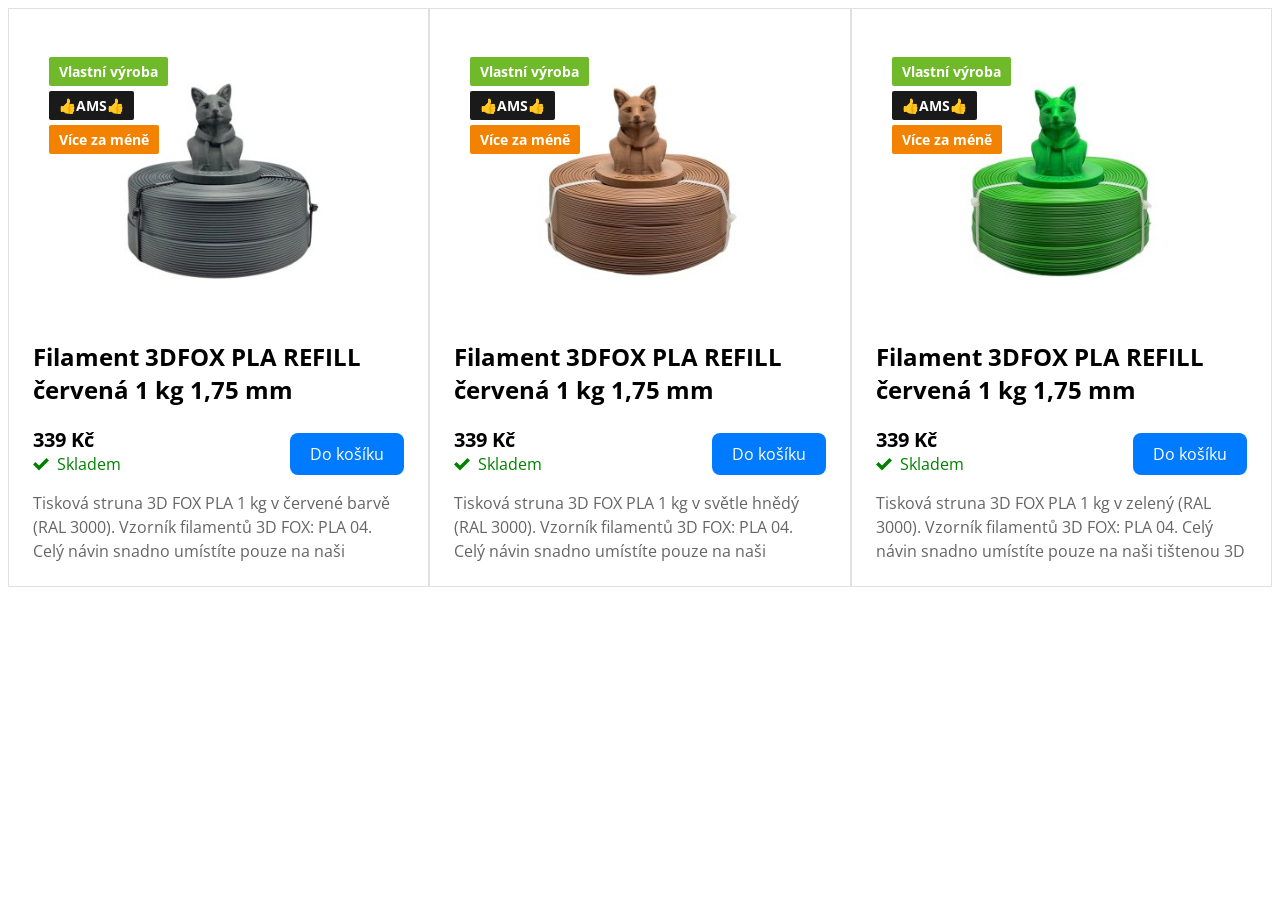
<file: Index.html>
<!DOCTYPE html>
<html lang="cs">

<head>
    <meta charset="UTF-8">
    <meta name="viewport" content="width=device-width, initial-scale=1.0">
    <link rel="stylesheet" href="/main.css">
    <link rel="stylesheet" href="/icomoon/style.css">
    <link
        href="https://fonts.googleapis.com/css2?family=Montserrat:wght@400;700&family=Open+Sans:wght@400;600&display=swap"
        rel="stylesheet">

    <title>Document</title>
</head>

<body>
    <div class="products">
        <div class="card">
            <div class="obrazek">
                <div class="badges-container">
                    <span class="badge badge-green">Vlastní výroba</span>
                    <span class="badge badge-black">👍AMS👍</span>
                    <span class="badge badge-orange">Více za méně</span>
                </div>
                <a href="#"><img class="picture" src="/images/sedy-petg.jpg" alt="Světle hnědý filament"></a>
            </div>
            <h2>Filament 3DFOX PLA REFILL červená 1 kg 1,75 mm</h2>
            <div class="card-info">
                <div class="card-stav">
                    <p class="prise"> 339 Kč</p>
                    <div class="auktualnistav">
                        <span class="icon-checkmark"></span>
                        <p class="stav">Skladem</p>
                    </div>
                </div>
                <a class="button-blue" href="#">Do košíku</a>
                <p class="card-popis">
                    Tisková struna 3D FOX PLA 1 kg v červené barvě (RAL 3000). Vzorník filamentů 3D FOX: PLA 04.
                    Celý návin snadno umístíte pouze na naši tištenou 3D FOX refill AMS...
                </p>
            </div>
        </div>

                <div class="card">
            <div class="obrazek">
                <div class="badges-container">
                    <span class="badge badge-green">Vlastní výroba</span>
                    <span class="badge badge-black">👍AMS👍</span>
                    <span class="badge badge-orange">Více za méně</span>
                </div>
                <a href="#"><img class="picture" src="/images/svetle-hneda-pla.jpg" alt="Světle hnědý filament"></a>
            </div>
            <h2>Filament 3DFOX PLA REFILL červená 1 kg 1,75 mm</h2>
            <div class="card-info">
                <div class="card-stav">
                    <p class="prise"> 339 Kč</p>
                    <div class="auktualnistav">
                        <span class="icon-checkmark"></span>
                        <p class="stav">Skladem</p>
                    </div>
                </div>
                <a class="button-blue" href="#">Do košíku</a>
                <p class="card-popis">
                    Tisková struna 3D FOX PLA 1 kg v světle hnědý (RAL 3000). Vzorník filamentů 3D FOX: PLA 04.
                    Celý návin snadno umístíte pouze na naši tištenou 3D FOX refill AMS...
                </p>
            </div>
        </div>

                <div class="card">
            <div class="obrazek">
                <div class="badges-container">
                    <span class="badge badge-green">Vlastní výroba</span>
                    <span class="badge badge-black">👍AMS👍</span>
                    <span class="badge badge-orange">Více za méně</span>
                </div>
                <a href="#"><img class="picture" src="/images/zelena-petg.jpg" alt="Světle hnědý filament"></a>
            </div>
            <h2>Filament 3DFOX PLA REFILL červená 1 kg 1,75 mm</h2>
            <div class="card-info">
                <div class="card-stav">
                    <p class="prise"> 339 Kč</p>
                    <div class="auktualnistav">
                        <span class="icon-checkmark"></span>
                        <p class="stav">Skladem</p>
                    </div>
                </div>
                <a class="button-blue" href="#">Do košíku</a>
                <p class="card-popis">
                    Tisková struna 3D FOX PLA 1 kg v zelený (RAL 3000). Vzorník filamentů 3D FOX: PLA 04.
                    Celý návin snadno umístíte pouze na naši tištenou 3D FOX refill AMS...
                </p>
            </div>
        </div>

    </div>
</body>

</html>
</file>
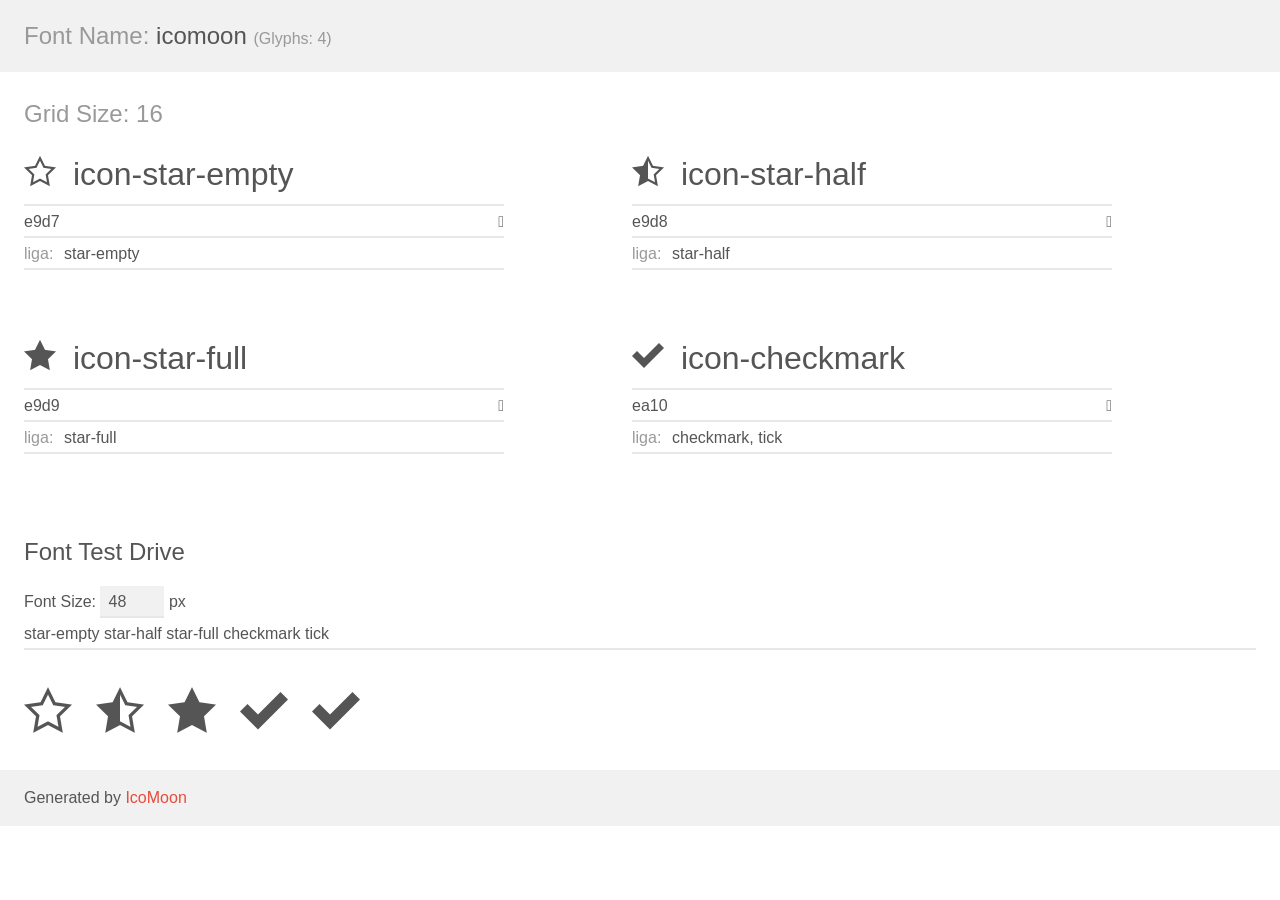
<file: icomoon/demo.html>
<!doctype html>
<html>
<head>
    <meta charset="utf-8">
    <title>IcoMoon Demo</title>
    <meta name="description" content="An Icon Font Generated By IcoMoon.io">
    <meta name="viewport" content="width=device-width, initial-scale=1">
    <link rel="stylesheet" href="demo-files/demo.css">
    <link rel="stylesheet" href="style.css"></head>
<body>
    <div class="bgc1 clearfix">
        <h1 class="mhmm mvm"><span class="fgc1">Font Name:</span> icomoon <small class="fgc1">(Glyphs:&nbsp;4)</small></h1>
    </div>
    <div class="clearfix mhl ptl">
        <h1 class="mvm mtn fgc1">Grid Size: 16</h1>
        <div class="glyph fs1">
            <div class="clearfix bshadow0 pbs">
                <span class="icon-star-empty"></span>
                <span class="mls"> icon-star-empty</span>
            </div>
            <fieldset class="fs0 size1of1 clearfix hidden-false">
                <input type="text" readonly value="e9d7" class="unit size1of2" />
                <input type="text" maxlength="1" readonly value="&#xe9d7;" class="unitRight size1of2 talign-right" />
            </fieldset>
            <div class="fs0 bshadow0 clearfix hidden-false">
                <span class="unit pvs fgc1">liga: </span>
                <input type="text" readonly value="star-empty" class="liga unitRight" />
            </div>
        </div>
        <div class="glyph fs1">
            <div class="clearfix bshadow0 pbs">
                <span class="icon-star-half"></span>
                <span class="mls"> icon-star-half</span>
            </div>
            <fieldset class="fs0 size1of1 clearfix hidden-false">
                <input type="text" readonly value="e9d8" class="unit size1of2" />
                <input type="text" maxlength="1" readonly value="&#xe9d8;" class="unitRight size1of2 talign-right" />
            </fieldset>
            <div class="fs0 bshadow0 clearfix hidden-false">
                <span class="unit pvs fgc1">liga: </span>
                <input type="text" readonly value="star-half" class="liga unitRight" />
            </div>
        </div>
        <div class="glyph fs1">
            <div class="clearfix bshadow0 pbs">
                <span class="icon-star-full"></span>
                <span class="mls"> icon-star-full</span>
            </div>
            <fieldset class="fs0 size1of1 clearfix hidden-false">
                <input type="text" readonly value="e9d9" class="unit size1of2" />
                <input type="text" maxlength="1" readonly value="&#xe9d9;" class="unitRight size1of2 talign-right" />
            </fieldset>
            <div class="fs0 bshadow0 clearfix hidden-false">
                <span class="unit pvs fgc1">liga: </span>
                <input type="text" readonly value="star-full" class="liga unitRight" />
            </div>
        </div>
        <div class="glyph fs1">
            <div class="clearfix bshadow0 pbs">
                <span class="icon-checkmark"></span>
                <span class="mls"> icon-checkmark</span>
            </div>
            <fieldset class="fs0 size1of1 clearfix hidden-false">
                <input type="text" readonly value="ea10" class="unit size1of2" />
                <input type="text" maxlength="1" readonly value="&#xea10;" class="unitRight size1of2 talign-right" />
            </fieldset>
            <div class="fs0 bshadow0 clearfix hidden-false">
                <span class="unit pvs fgc1">liga: </span>
                <input type="text" readonly value="checkmark, tick" class="liga unitRight" />
            </div>
        </div>
    </div>

    <!--[if gt IE 8]><!-->
    <div class="mhl clearfix mbl">
        <h1>Font Test Drive</h1>
        <label>
            Font Size: <input id="fontSize" type="number" class="textbox0 mbm"
            min="8" value="48" />
            px
        </label>
        <input id="testText" type="text" class="phl size1of1 mvl"
        placeholder="Type some text to test..." value="star-empty star-half star-full checkmark tick"/>
        <div id="testDrive" class="icon-" style="font-family: icomoon">star-empty star-half star-full checkmark tick&nbsp;
        </div>
    </div>
    <!--<![endif]-->
    <div class="bgc1 clearfix">
        <p class="mhl">Generated by <a href="https://icomoon.io/app">IcoMoon</a></p>
    </div>
    <script src="liga.js"></script>
    <script src="demo-files/demo.js"></script>
</body>
</html>
</file>
<file: main.css>
p {
    font-size: 1em;
}

body {
    font-family: 'Open Sans', sans-serif;
}

img {
    max-width: 100%;
    max-height: 100%;
    display: block;
    object-fit: cover;
    margin: 0 auto;

}

.products {
    display: grid;
    grid-template-columns: 1fr 1fr;
}

.button-blue {
    color: white;
    display: inline-block;
    background-color: #007bff;
    padding: 10px 20px;
    border-radius: 8px;
    text-decoration: none;
    align-self: flex-end;


}

.card-stav {
    align-self: flex-start;

}

.card-info {
    display: flex;
    justify-content: space-between;
    flex-wrap: wrap;
}

.prise {
    font-size: 20px;
    font-weight: bold;
}

.card-popis {
    overflow: hidden;
    color: #656565;
    max-height: 66px;
    margin-bottom: 0px;
    line-height: 1.5;
    padding-bottom: 5px;
}



.stav {
    margin: 0px;
}

.prise {
    margin: 0px;
}


.card {
    padding: 32px 24px 24px 24px;
    border: 1px solid #e0e0e0;

}

.auktualnistav {
    display: flex;
    gap: 0.5rem;
    align-items: center;
    color: green;
}

.obrazek {
    position: relative;
}

.badges-container {
    position: absolute;
    top: 1rem;
    left: 1rem;
    display: flex;
    flex-direction: column;
    align-items: flex-start;
    gap: 0.3rem;
    z-index: 10;
    color: white;

}

.badge-green {
    background-color: #6fb92b;
}

.badge-black {
    background-color: #1a1a1a;
}

.badge-orange {
    background-color: #f38200;
}

.badge {
    font-size: clamp(9px, 1.5vw, 14px);


    padding: clamp(2px, 0.5vw, 5px) clamp(5px, 1vw, 10px);

    font-weight: bold;
    width: fit-content;
    border-radius: 2px;
}


@media screen and (min-width: 1200px) {
    .products {
        display: grid;
        grid-template-columns: 1fr 1fr 1fr;
    }


}

@media screen and (max-width: 767px) {
    .card {
        padding: 32px 12px 12px 12px;
    }
}

@media screen and (min-width: 767px) and (max-width: 1199px) {
    .card-info {
        display: flex;
        flex-direction: column;
        width: 100%;
        flex-wrap: nowrap;
    }

    .button-blue {
        display: flex;
        align-self: stretch;
        justify-content: center;
    }

}
</file>
<file: icomoon/style.css>
@font-face {
  font-family: 'icomoon';
  src:  url('fonts/icomoon.eot?7q99vu');
  src:  url('fonts/icomoon.eot?7q99vu#iefix') format('embedded-opentype'),
    url('fonts/icomoon.ttf?7q99vu') format('truetype'),
    url('fonts/icomoon.woff?7q99vu') format('woff'),
    url('fonts/icomoon.svg?7q99vu#icomoon') format('svg');
  font-weight: normal;
  font-style: normal;
  font-display: block;
}

[class^="icon-"], [class*=" icon-"] {
  /* use !important to prevent issues with browser extensions that change fonts */
  font-family: 'icomoon' !important;
  speak: never;
  font-style: normal;
  font-weight: normal;
  font-variant: normal;
  text-transform: none;
  line-height: 1;
  
  /* Enable Ligatures ================ */
  letter-spacing: 0;
  -webkit-font-feature-settings: "liga";
  -moz-font-feature-settings: "liga=1";
  -moz-font-feature-settings: "liga";
  -ms-font-feature-settings: "liga" 1;
  font-feature-settings: "liga";
  -webkit-font-variant-ligatures: discretionary-ligatures;
  font-variant-ligatures: discretionary-ligatures;

  /* Better Font Rendering =========== */
  -webkit-font-smoothing: antialiased;
  -moz-osx-font-smoothing: grayscale;
}

.icon-star-empty:before {
  content: "\e9d7";
}
.icon-star-half:before {
  content: "\e9d8";
}
.icon-star-full:before {
  content: "\e9d9";
}
.icon-checkmark:before {
  content: "\ea10";
}
</file>
<file: icomoon/demo-files/demo.css>
body {
  padding: 0;
  margin: 0;
  font-family: sans-serif;
  font-size: 1em;
  line-height: 1.5;
  color: #555;
  background: #fff;
}
h1 {
  font-size: 1.5em;
  font-weight: normal;
}
small {
  font-size: .66666667em;
}
a {
  color: #e74c3c;
  text-decoration: none;
}
a:hover, a:focus {
  box-shadow: 0 1px #e74c3c;
}
.bshadow0, input {
  box-shadow: inset 0 -2px #e7e7e7;
}
input:hover {
  box-shadow: inset 0 -2px #ccc;
}
input, fieldset {
  font-family: sans-serif;
  font-size: 1em;
  margin: 0;
  padding: 0;
  border: 0;
}
input {
  color: inherit;
  line-height: 1.5;
  height: 1.5em;
  padding: .25em 0;
}
input:focus {
  outline: none;
  box-shadow: inset 0 -2px #449fdb;
}
.glyph {
  font-size: 16px;
  width: 15em;
  padding-bottom: 1em;
  margin-right: 4em;
  margin-bottom: 1em;
  float: left;
  overflow: hidden;
}
.liga {
  width: 80%;
  width: calc(100% - 2.5em);
}
.talign-right {
  text-align: right;
}
.talign-center {
  text-align: center;
}
.bgc1 {
  background: #f1f1f1;
}
.fgc1 {
  color: #999;
}
.fgc0 {
  color: #000;
}
p {
  margin-top: 1em;
  margin-bottom: 1em;
}
.mvm {
  margin-top: .75em;
  margin-bottom: .75em;
}
.mtn {
  margin-top: 0;
}
.mtl, .mal {
  margin-top: 1.5em;
}
.mbl, .mal {
  margin-bottom: 1.5em;
}
.mal, .mhl {
  margin-left: 1.5em;
  margin-right: 1.5em;
}
.mhmm {
  margin-left: 1em;
  margin-right: 1em;
}
.mls {
  margin-left: .25em;
}
.ptl {
  padding-top: 1.5em;
}
.pbs, .pvs {
  padding-bottom: .25em;
}
.pvs, .pts {
  padding-top: .25em;
}
.unit {
  float: left;
}
.unitRight {
  float: right;
}
.size1of2 {
  width: 50%;
}
.size1of1 {
  width: 100%;
}
.clearfix:before, .clearfix:after {
  content: " ";
  display: table;
}
.clearfix:after {
  clear: both;
}
.hidden-true {
  display: none;
}
.textbox0 {
  width: 3em;
  background: #f1f1f1;
  padding: .25em .5em;
  line-height: 1.5;
  height: 1.5em;
}
#testDrive {
  display: block;
  padding-top: 24px;
  line-height: 1.5;
}
.fs0 {
  font-size: 16px;
}
.fs1 {
  font-size: 32px;
}
</file>
